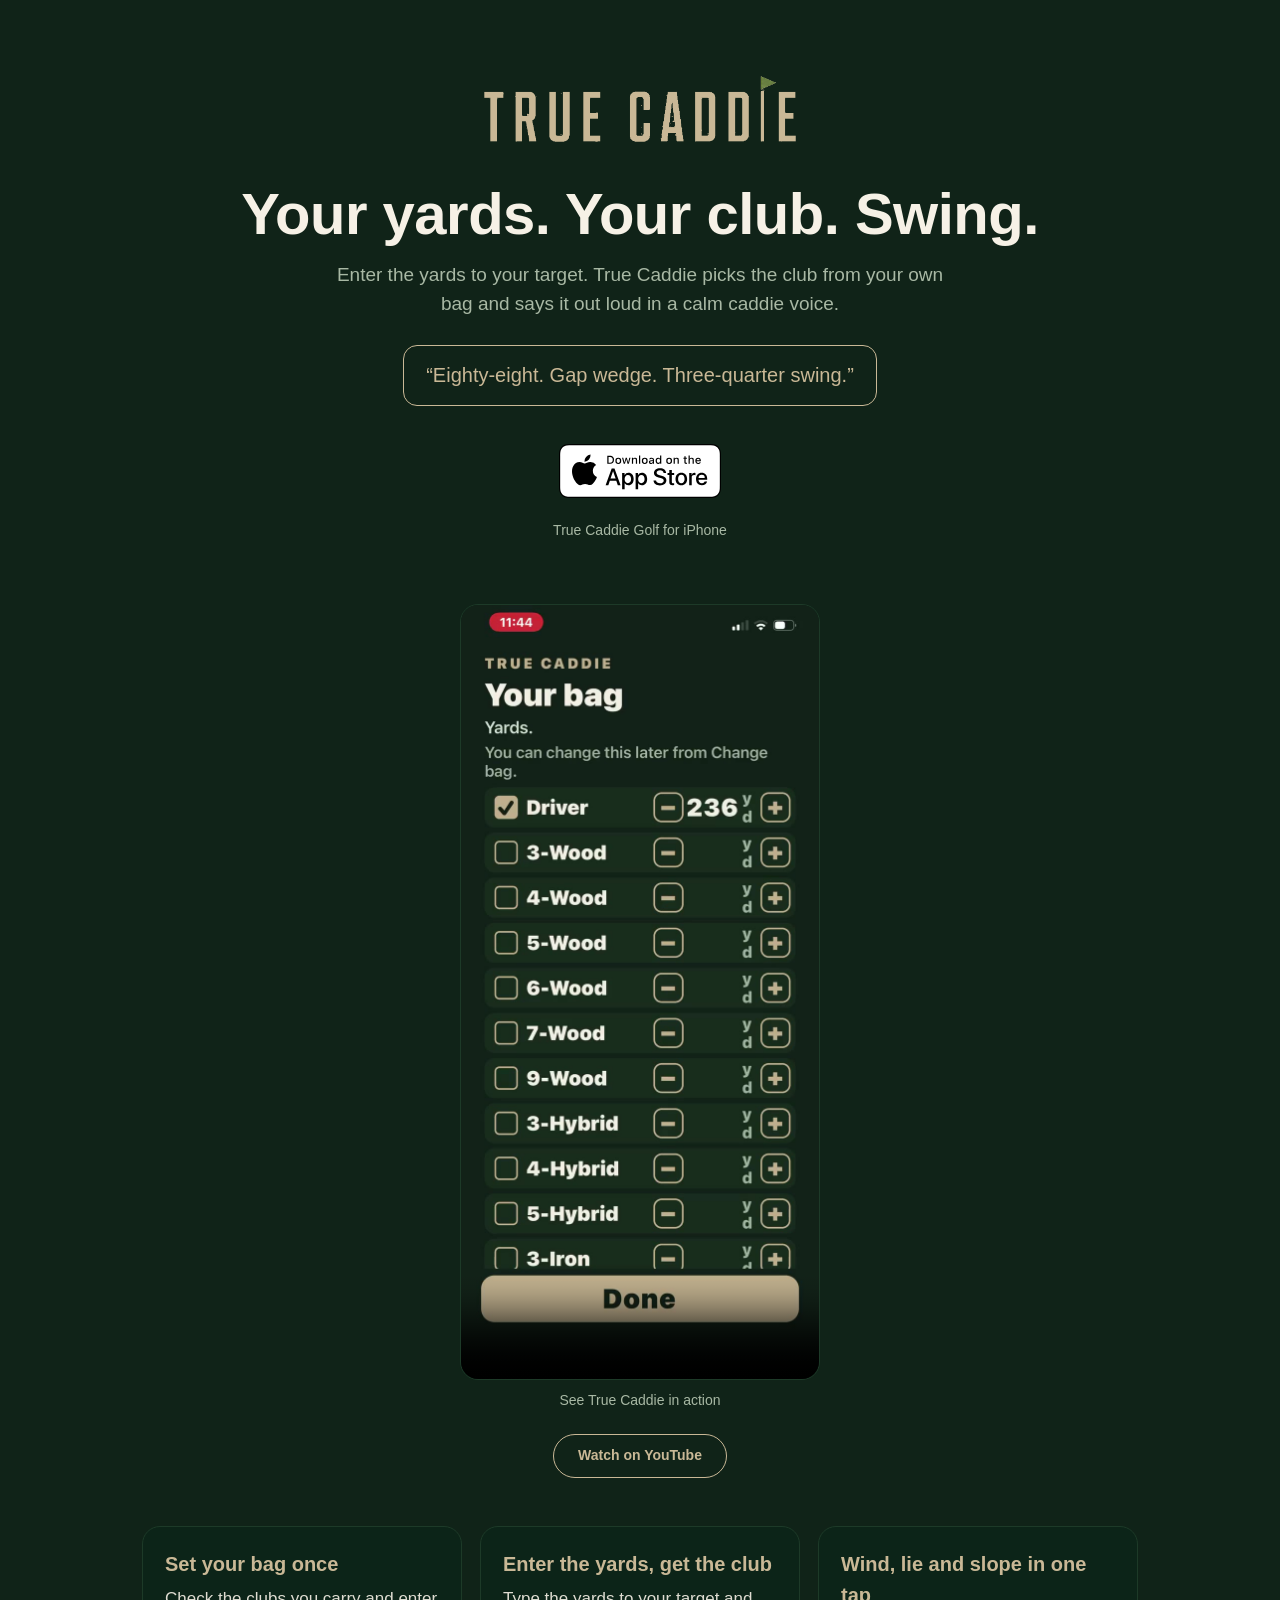
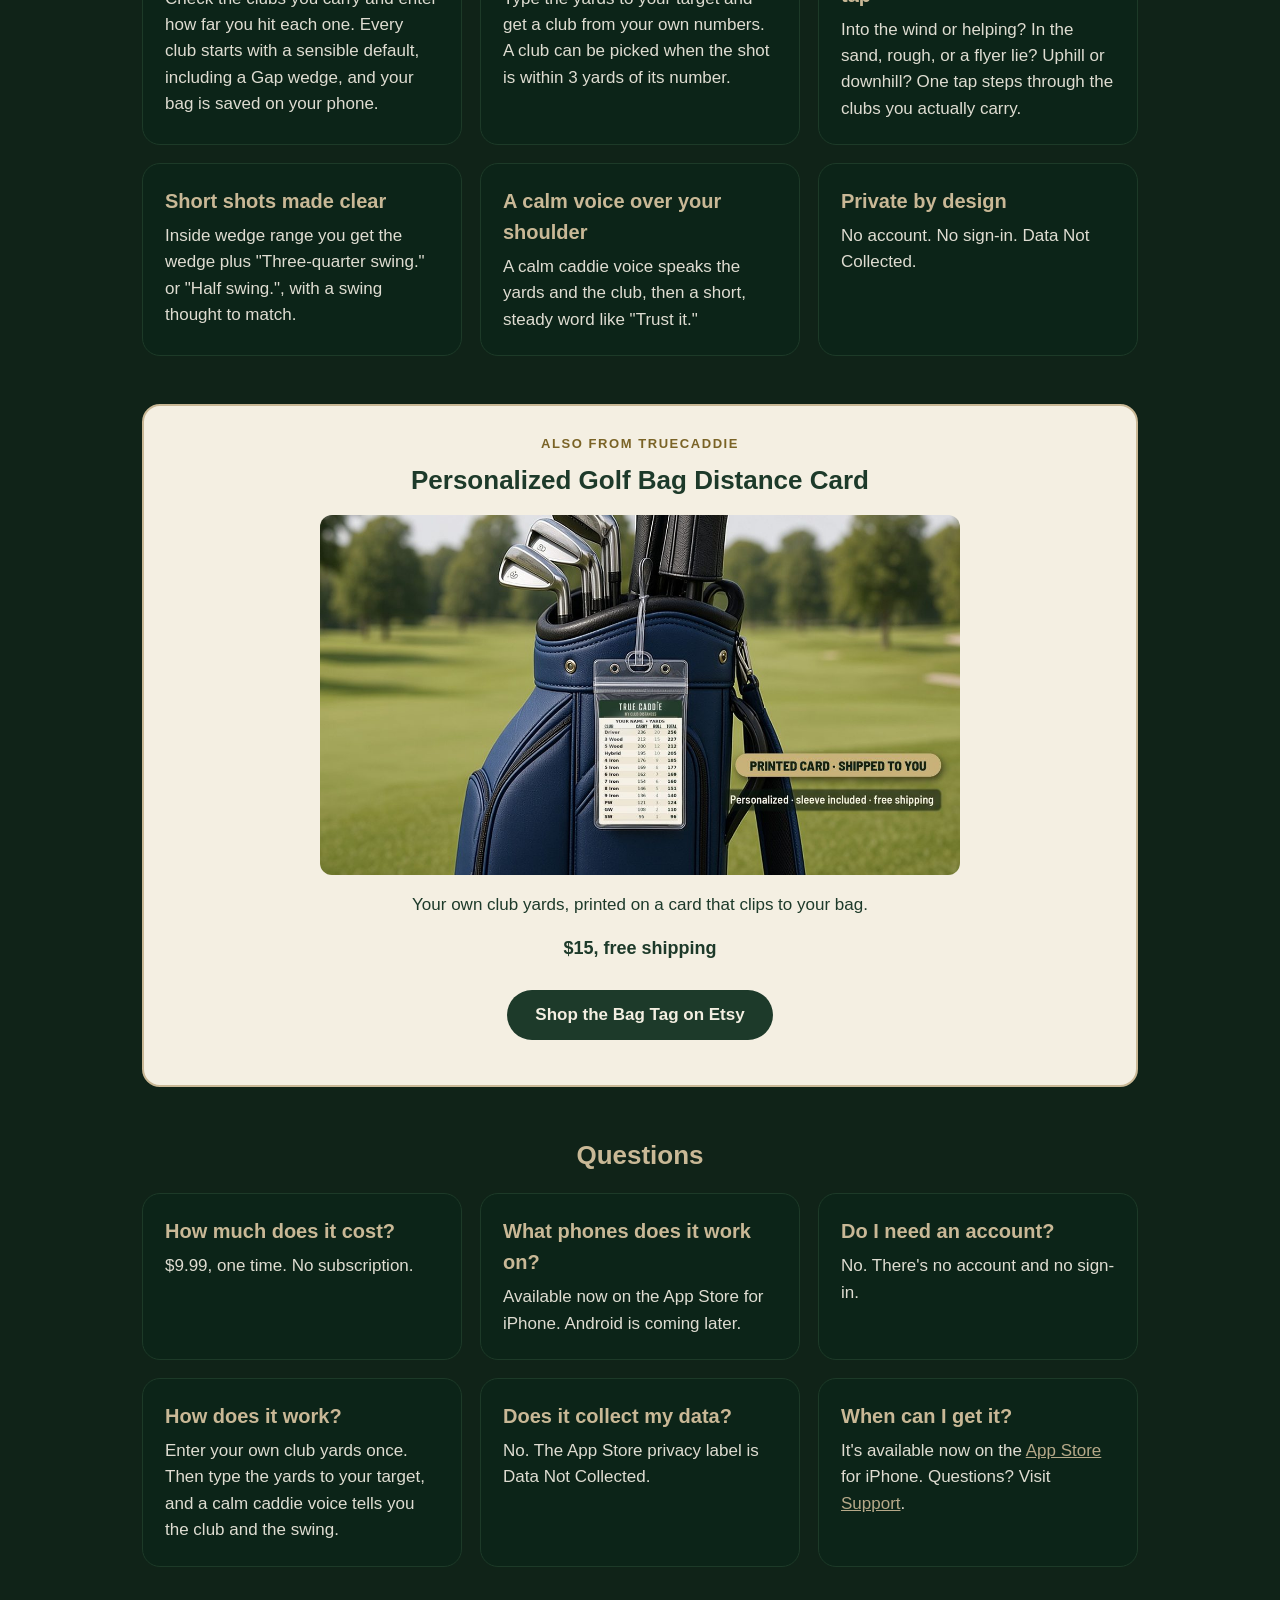
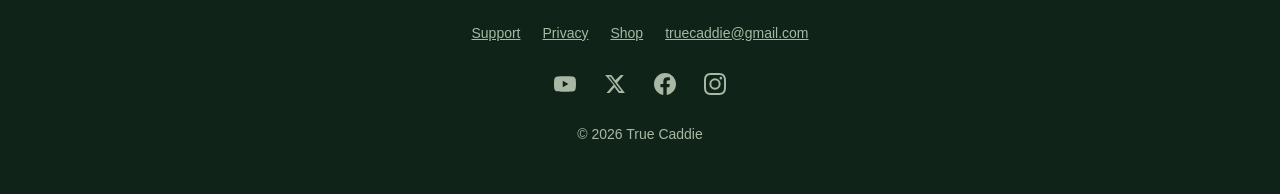
<file: index.html>
<!doctype html><html lang="en"><head><meta charset="utf-8"><meta name="viewport" content="width=device-width,initial-scale=1"><title>True Caddie Golf — Your yards. Your club. Swing.</title><meta name="description" content="True Caddie Golf for iPhone: set up your bag once, enter the yards to your target, and a calm caddie voice tells you the club from your own numbers. One-tap wind, lie and slope. No account."><link rel="canonical" href="https://truecaddieapp.com/"><meta property="og:type" content="website"><meta property="og:site_name" content="True Caddie Golf"><meta property="og:title" content="True Caddie Golf"><meta property="og:description" content="Your yards. Your club. Swing. A calm caddie voice in your pocket."><meta property="og:url" content="https://truecaddieapp.com"><meta property="og:image" content="https://truecaddieapp.com/images/og-card.png"><meta property="og:image:width" content="1200"><meta property="og:image:height" content="630"><meta property="og:image:alt" content="True Caddie Golf: Your yards. Your club. Swing."><meta name="twitter:card" content="summary_large_image"><meta name="twitter:title" content="True Caddie Golf"><meta name="twitter:description" content="Your yards. Your club. Swing. A calm caddie voice in your pocket."><meta name="twitter:image" content="https://truecaddieapp.com/images/og-card.png"><style>:root{--green:#102318;--deep:#0C2418;--cream:#F6F1E6;--gold:#C9B896;--sage:#A8B8A4}
*{box-sizing:border-box}
body{margin:0;background:var(--green);color:var(--cream);font:17px/1.55 -apple-system,BlinkMacSystemFont,"SF Pro Text","Segoe UI",Roboto,Helvetica,Arial,sans-serif}
main{max-width:1040px;margin:0 auto;padding:48px 22px}
.hero{text-align:center;padding:24px 0 48px}
.logo{width:min(320px,70vw);height:auto}
h1{font-size:clamp(34px,6vw,58px);line-height:1.1;margin:28px 0 14px;letter-spacing:-.5px}
.sub{max-width:620px;margin:0 auto 26px;color:var(--sage);font-size:19px}
.sample{display:inline-block;border:1px solid var(--gold);color:var(--gold);border-radius:14px;padding:14px 22px;font-size:20px;margin-bottom:28px}
.soon{color:var(--gold);font-weight:600;letter-spacing:.3px;margin:6px 0}
.badge{margin:10px 0 8px}.badge a{display:inline-block;line-height:0}.badge img{height:54px;width:auto}.yt-link{display:inline-block;margin-top:12px;padding:10px 24px;border-radius:999px;border:1px solid var(--gold);color:var(--gold);font-weight:700;text-decoration:none}
.tiny{color:var(--sage);font-size:14px}
.grid{display:grid;grid-template-columns:repeat(auto-fit,minmax(280px,1fr));gap:18px}
.card{background:var(--deep);border:1px solid #1d3a28;border-radius:18px;padding:22px}
.card h2{margin:0 0 6px;font-size:20px;color:var(--gold)}
.card p{margin:0;color:var(--cream);opacity:.9}
footer{display:flex;flex-direction:column;align-items:center;gap:18px;margin-top:56px;color:var(--sage);font-size:14px}
footer a{color:var(--sage)}
.footer-links{display:flex;flex-wrap:wrap;gap:16px 22px;justify-content:center;align-items:center}
.social{display:flex;flex-wrap:wrap;gap:6px;justify-content:center}
.social a{display:inline-flex;align-items:center;justify-content:center;width:44px;height:44px;color:var(--sage);border-radius:50%;text-decoration:none}
.social a:hover,.social a:focus-visible{color:var(--gold)}
.social svg{width:22px;height:22px;fill:currentColor;display:block}
.explainer{text-align:center;margin:0 0 48px}.explainer video{display:block;width:100%;max-width:360px;margin:0 auto;border-radius:18px;border:1px solid #1d3a28;background:var(--deep)}.explainer p{color:var(--sage);font-size:14px;margin:10px 0 0}
.faq{margin-top:48px}.faq>h2{text-align:center;color:var(--gold);font-size:26px;margin:0 0 18px}.faq a{color:var(--gold)}
.bagtag{margin-top:48px;padding:28px 22px;border:2px solid var(--gold);border-radius:18px;background:#f4efe2;color:#1d3a2a;text-align:center}.bagtag .eyebrow{text-transform:uppercase;letter-spacing:.12em;font-size:13px;font-weight:700;color:#7a6326;margin:0 0 6px}.bagtag h2{margin:0 0 14px;font-size:26px;color:#1d3a2a}.bagtag img{width:100%;max-width:640px;height:auto;border-radius:12px;display:block;margin:0 auto 16px}.bagtag .price{font-weight:700;font-size:18px;margin:6px 0}.bagtag .shop-btn{background:#1d3a2a;color:#f4efe2}
.shop-btn{display:inline-block;margin-top:10px;padding:12px 28px;border-radius:999px;background:var(--gold);color:var(--deep);font-weight:700;text-decoration:none}</style><link rel="icon" href="/favicon.ico?v=2" sizes="any"><link rel="icon" type="image/png" sizes="32x32" href="/favicon-32.png?v=2"><link rel="apple-touch-icon" sizes="180x180" href="/apple-touch-icon.png?v=2"></head><body><main><section class="hero"><img class="logo" src="logo-flag-wordmark.png" alt="True Caddie"><h1>Your yards. Your club. Swing.</h1><p class="sub">Enter the yards to your target. True Caddie picks the club from your own bag and says it out loud in a calm caddie voice.</p><div class="sample">“Eighty-eight. Gap wedge. Three-quarter swing.”</div><p class="badge"><a href="https://apps.apple.com/us/app/true-caddie-golf/id6811954529"><img src="images/download-on-the-app-store.svg" alt="Download on the App Store" width="160" height="54"></a></p><p class="tiny">True Caddie Golf for iPhone</p></section><section class="explainer"><video controls playsinline webkit-playsinline preload="metadata" poster="video/poster.jpg?v=2"><source src="video/true-caddie-explainer.mp4?v=2" type="video/mp4">Your browser does not support video.</video><p>See True Caddie in action</p><p><a class="yt-link" href="https://www.youtube.com/@TrueCaddieApp" target="_blank" rel="noopener">Watch on YouTube</a></p></section><section class="grid"><div class="card"><h2>Set your bag once</h2><p>Check the clubs you carry and enter how far you hit each one. Every club starts with a sensible default, including a Gap wedge, and your bag is saved on your phone.</p></div><div class="card"><h2>Enter the yards, get the club</h2><p>Type the yards to your target and get a club from your own numbers. A club can be picked when the shot is within 3 yards of its number.</p></div><div class="card"><h2>Wind, lie and slope in one tap</h2><p>Into the wind or helping? In the sand, rough, or a flyer lie? Uphill or downhill? One tap steps through the clubs you actually carry.</p></div><div class="card"><h2>Short shots made clear</h2><p>Inside wedge range you get the wedge plus "Three-quarter swing." or "Half swing.", with a swing thought to match.</p></div><div class="card"><h2>A calm voice over your shoulder</h2><p>A calm caddie voice speaks the yards and the club, then a short, steady word like "Trust it."</p></div><div class="card"><h2>Private by design</h2><p>No account. No sign-in. Data Not Collected.</p></div></section><section class="bagtag" id="bag-tag"><p class="eyebrow">Also from TrueCaddie</p><h2>Personalized Golf Bag Distance Card</h2><img src="images/bag-tag.jpg" width="1200" height="675" loading="lazy" alt="TrueCaddie personalized distance card in a clear sleeve on a golf bag, listing carry, roll and total yards for each club"><p>Your own club yards, printed on a card that clips to your bag.</p><p class="price">$15, free shipping</p><p><a class="shop-btn" href="https://www.etsy.com/shop/TrueCaddie" target="_blank" rel="noopener">Shop the Bag Tag on Etsy</a></p></section><section class="faq" id="faq"><h2>Questions</h2><div class="grid"><div class="card"><h2>How much does it cost?</h2><p>$9.99, one time. No subscription.</p></div><div class="card"><h2>What phones does it work on?</h2><p>Available now on the App Store for iPhone. Android is coming later.</p></div><div class="card"><h2>Do I need an account?</h2><p>No. There's no account and no sign-in.</p></div><div class="card"><h2>How does it work?</h2><p>Enter your own club yards once. Then type the yards to your target, and a calm caddie voice tells you the club and the swing.</p></div><div class="card"><h2>Does it collect my data?</h2><p>No. The App Store privacy label is Data Not Collected.</p></div><div class="card"><h2>When can I get it?</h2><p>It's available now on the <a href="https://apps.apple.com/us/app/true-caddie-golf/id6811954529">App Store</a> for iPhone. Questions? Visit <a href="support.html">Support</a>.</p></div></div></section><footer><nav class="footer-links" aria-label="Site"><a href="support.html">Support</a><a href="privacy.html">Privacy</a><a href="https://www.etsy.com/shop/TrueCaddie" target="_blank" rel="noopener">Shop</a><a href="mailto:truecaddie@gmail.com">truecaddie@gmail.com</a></nav><nav class="social" aria-label="True Caddie on social media"><a href="https://www.youtube.com/@TrueCaddieApp" target="_blank" rel="noopener" aria-label="True Caddie on YouTube"><svg viewBox="0 0 24 24" aria-hidden="true"><path d="M23.498 6.186a3.016 3.016 0 0 0-2.122-2.136C19.505 3.545 12 3.545 12 3.545s-7.505 0-9.377.505A3.017 3.017 0 0 0 .502 6.186C0 8.07 0 12 0 12s0 3.93.502 5.814a3.016 3.016 0 0 0 2.122 2.136c1.871.505 9.376.505 9.376.505s7.505 0 9.377-.505a3.015 3.015 0 0 0 2.122-2.136C24 15.93 24 12 24 12s0-3.93-.502-5.814zM9.545 15.568V8.432L15.818 12l-6.273 3.568z"/></svg></a><a href="https://x.com/TrueCaddieApp" target="_blank" rel="noopener" aria-label="True Caddie on X"><svg viewBox="0 0 24 24" aria-hidden="true"><path d="M18.244 2.25h3.308l-7.227 8.26 8.502 11.24H16.17l-4.714-6.231-5.401 6.231H2.744l7.725-8.835L1.254 2.25H8.08l4.253 5.622L18.244 2.25zm-1.161 17.52h1.833L7.084 4.126H5.117L17.083 19.77z"/></svg></a><a href="https://www.facebook.com/profile.php?id=61596541800644" target="_blank" rel="noopener" aria-label="True Caddie on Facebook"><svg viewBox="0 0 24 24" aria-hidden="true"><path d="M24 12.073C24 5.405 18.627 0 12 0S0 5.405 0 12.073C0 18.1 4.388 23.094 10.125 24v-8.437H7.078v-3.49h3.047v-2.66c0-3.025 1.792-4.697 4.533-4.697 1.312 0 2.686.236 2.686.236v2.97h-1.514c-1.491 0-1.956.93-1.956 1.886v2.265h3.328l-.532 3.49h-2.796V24C19.612 23.094 24 18.1 24 12.073z"/></svg></a><a href="https://www.instagram.com/truecaddiegolf" target="_blank" rel="noopener" aria-label="True Caddie on Instagram"><svg viewBox="0 0 24 24" aria-hidden="true"><path d="M12 2.163c3.204 0 3.584.012 4.85.07 3.252.148 4.771 1.691 4.919 4.919.058 1.265.069 1.645.069 4.849 0 3.205-.012 3.584-.069 4.849-.149 3.225-1.664 4.771-4.919 4.919-1.266.058-1.644.07-4.85.07-3.204 0-3.584-.012-4.849-.07-3.26-.149-4.771-1.699-4.919-4.92-.058-1.265-.07-1.644-.07-4.849 0-3.204.013-3.583.07-4.849.149-3.227 1.664-4.771 4.919-4.919 1.266-.057 1.645-.069 4.849-.069zM12 0C8.741 0 8.333.014 7.053.072 2.695.272.273 2.69.073 7.052.014 8.333 0 8.741 0 12c0 3.259.014 3.668.072 4.948.2 4.358 2.618 6.78 6.98 6.98C8.333 23.986 8.741 24 12 24c3.259 0 3.668-.014 4.948-.072 4.354-.2 6.782-2.618 6.979-6.98.059-1.28.073-1.689.073-4.948 0-3.259-.014-3.667-.072-4.947-.196-4.354-2.617-6.78-6.979-6.98C15.668.014 15.259 0 12 0zm0 5.838a6.162 6.162 0 100 12.324 6.162 6.162 0 000-12.324zM12 16a4 4 0 110-8 4 4 0 010 8zm6.406-11.845a1.44 1.44 0 100 2.881 1.44 1.44 0 000-2.881z"/></svg></a></nav><span>© 2026 True Caddie</span></footer></main></body></html>
</file>
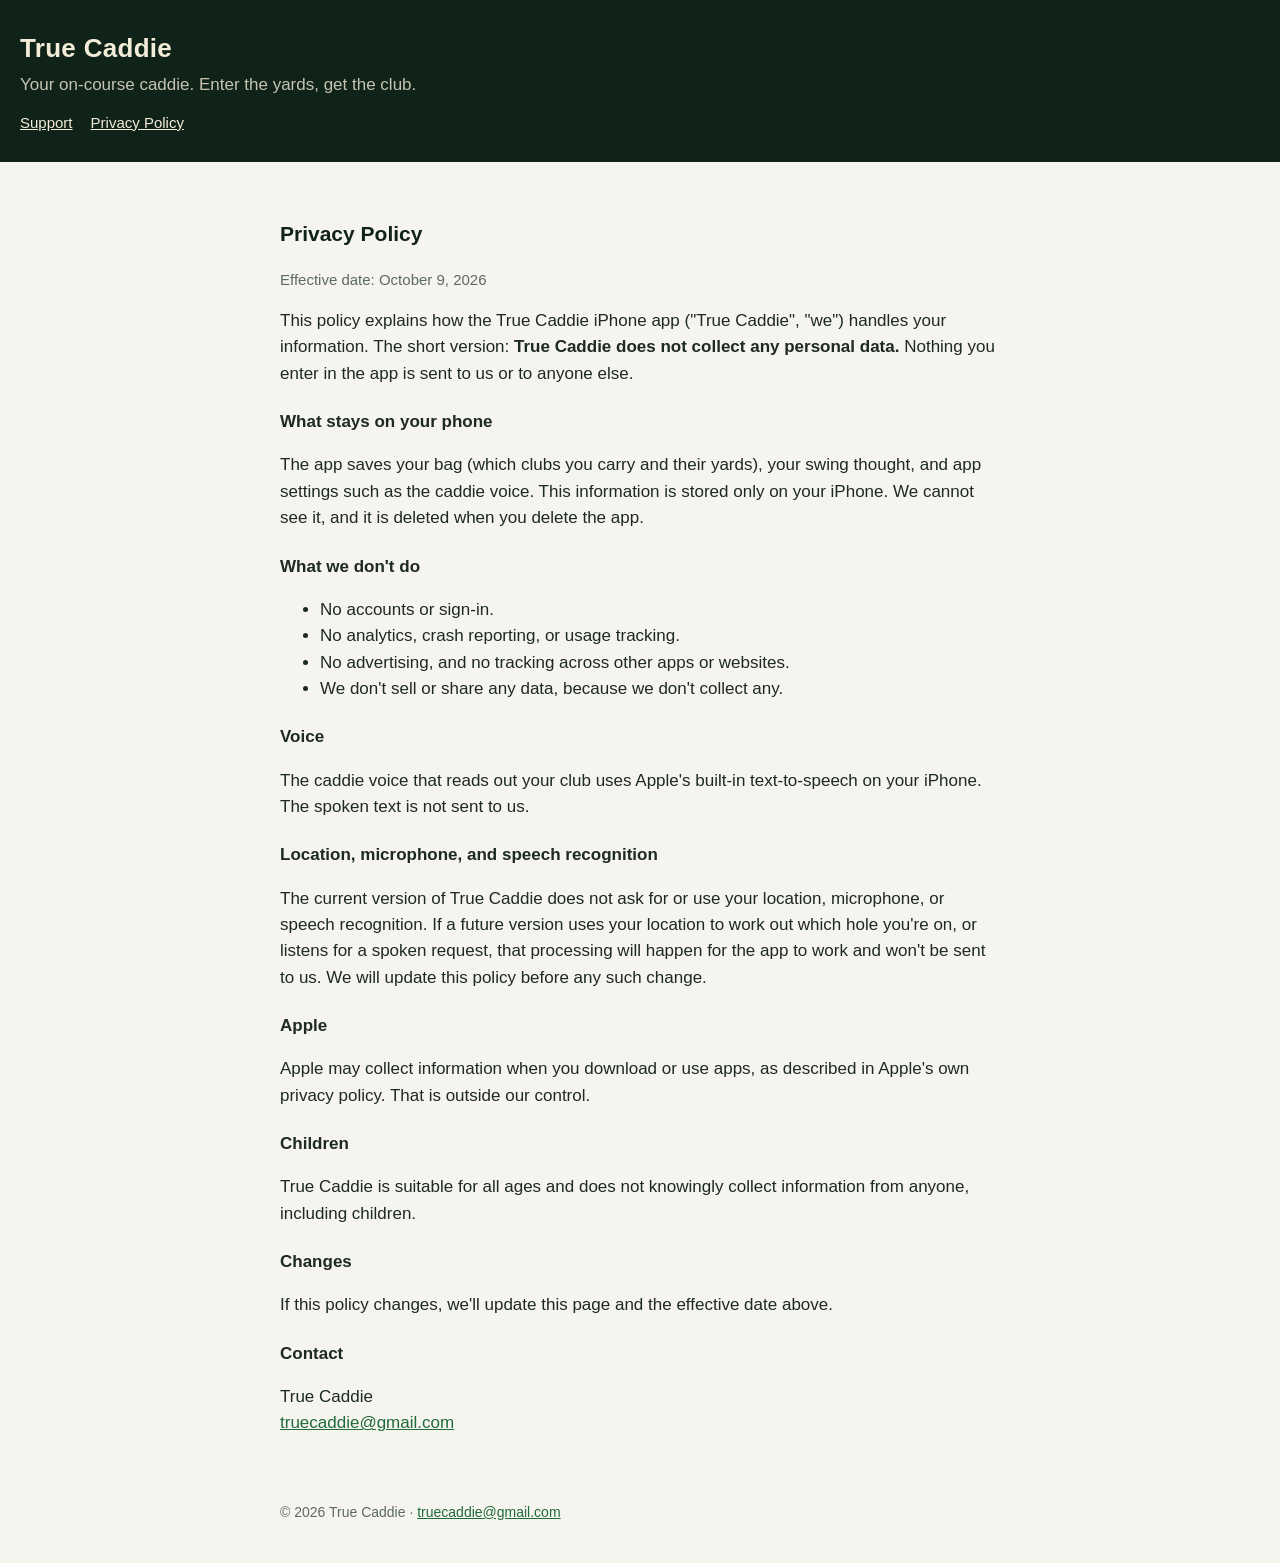
<file: privacy.html>
<!doctype html>
<html lang="en">
<head>
<meta charset="utf-8">
<meta name="viewport" content="width=device-width, initial-scale=1">
<title>True Caddie Privacy Policy</title>
<link rel="stylesheet" href="style.css">
<link rel="icon" href="/favicon.ico?v=2" sizes="any"><link rel="icon" type="image/png" sizes="32x32" href="/favicon-32.png?v=2"><link rel="apple-touch-icon" sizes="180x180" href="/apple-touch-icon.png?v=2"></head>
<body>
<header>
  <h1><a href="./">True Caddie</a></h1>
  <p>Your on-course caddie. Enter the yards, get the club.</p>
  <nav><a href="support.html">Support</a><a href="privacy.html">Privacy Policy</a></nav>
</header>
<main>
<h2>Privacy Policy</h2>
<p class="muted">Effective date: October 9, 2026</p>

<p>This policy explains how the True Caddie iPhone app ("True Caddie", "we") handles your information. The short version: <strong>True Caddie does not collect any personal data.</strong> Nothing you enter in the app is sent to us or to anyone else.</p>

<h3>What stays on your phone</h3>
<p>The app saves your bag (which clubs you carry and their yards), your swing thought, and app settings such as the caddie voice. This information is stored only on your iPhone. We cannot see it, and it is deleted when you delete the app.</p>

<h3>What we don't do</h3>
<ul>
  <li>No accounts or sign-in.</li>
  <li>No analytics, crash reporting, or usage tracking.</li>
  <li>No advertising, and no tracking across other apps or websites.</li>
  <li>We don't sell or share any data, because we don't collect any.</li>
</ul>

<h3>Voice</h3>
<p>The caddie voice that reads out your club uses Apple's built-in text-to-speech on your iPhone. The spoken text is not sent to us.</p>

<h3>Location, microphone, and speech recognition</h3>
<p>The current version of True Caddie does not ask for or use your location, microphone, or speech recognition. If a future version uses your location to work out which hole you're on, or listens for a spoken request, that processing will happen for the app to work and won't be sent to us. We will update this policy before any such change.</p>

<h3>Apple</h3>
<p>Apple may collect information when you download or use apps, as described in Apple's own privacy policy. That is outside our control.</p>

<h3>Children</h3>
<p>True Caddie is suitable for all ages and does not knowingly collect information from anyone, including children.</p>

<h3>Changes</h3>
<p>If this policy changes, we'll update this page and the effective date above.</p>

<h3>Contact</h3>
<p>True Caddie<br><a href="mailto:truecaddie@gmail.com">truecaddie@gmail.com</a></p>
</main>
<footer>&copy; 2026 True Caddie &middot; <a href="mailto:truecaddie@gmail.com">truecaddie@gmail.com</a></footer>
</body>
</html>
</file>
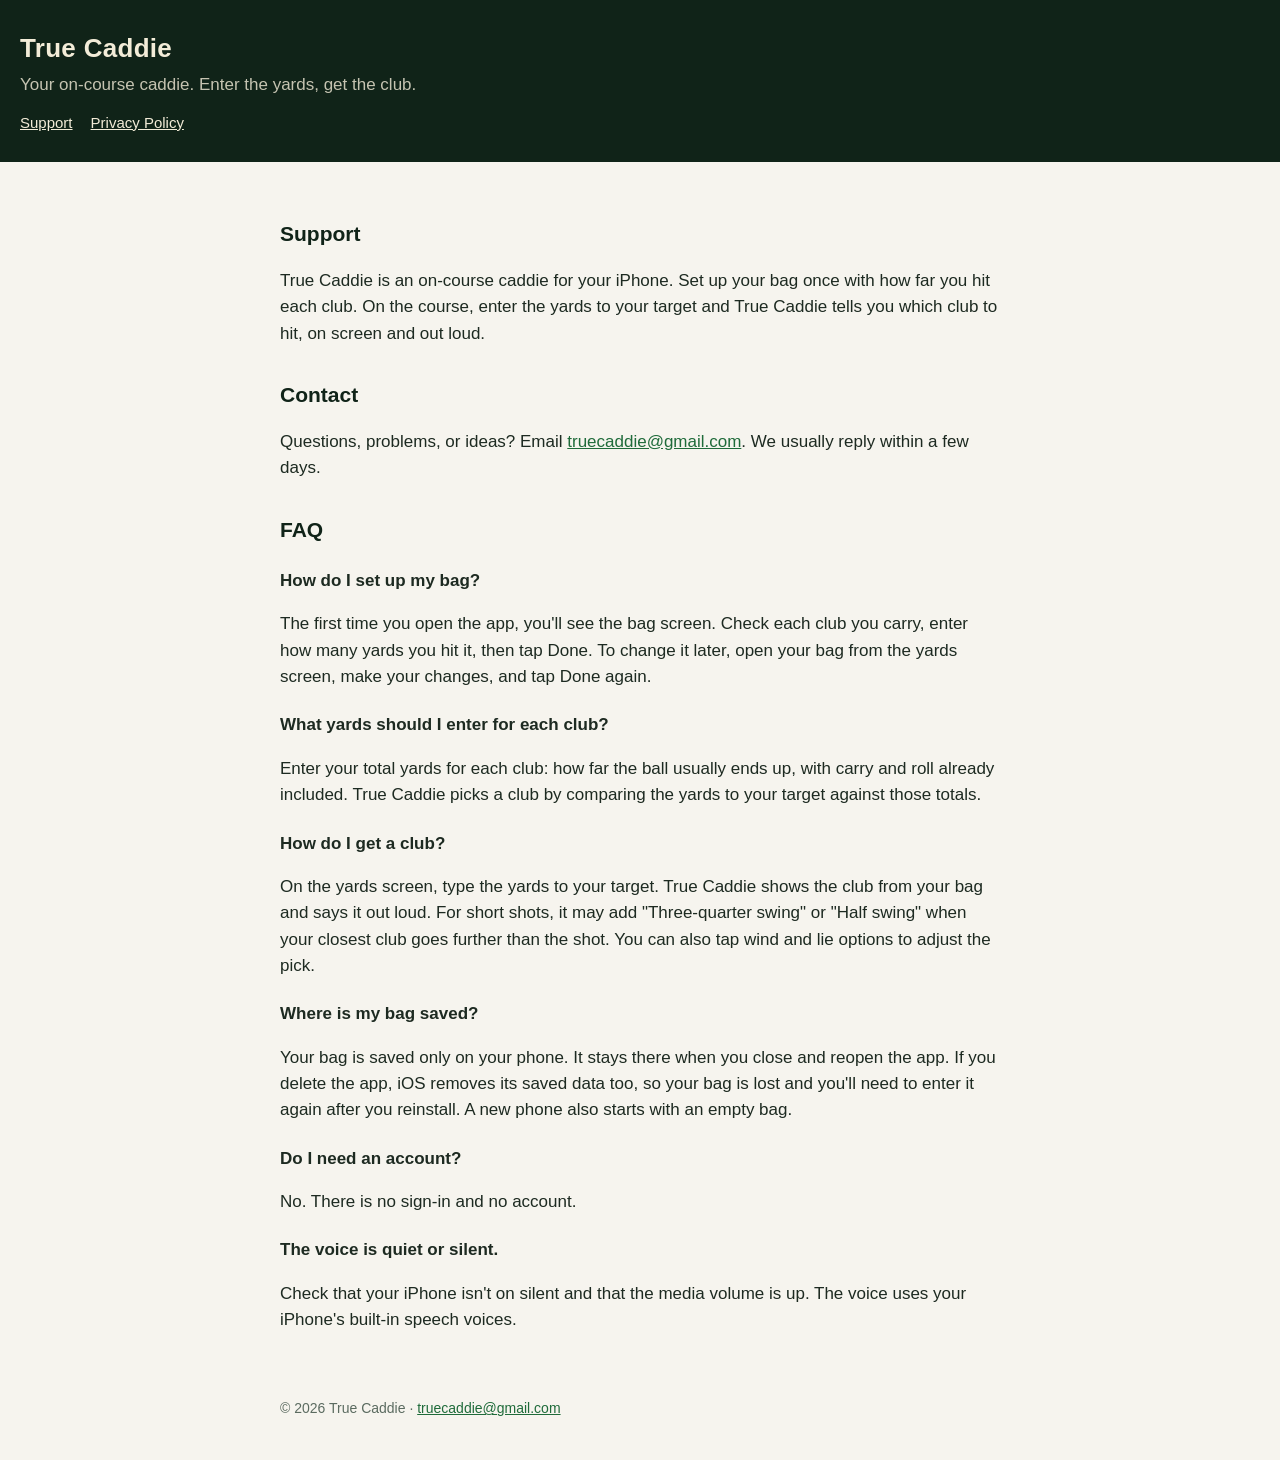
<file: support.html>
<!doctype html>
<html lang="en">
<head>
<meta charset="utf-8">
<meta name="viewport" content="width=device-width, initial-scale=1">
<title>True Caddie Support</title>
<link rel="stylesheet" href="style.css">
<link rel="icon" href="/favicon.ico?v=2" sizes="any"><link rel="icon" type="image/png" sizes="32x32" href="/favicon-32.png?v=2"><link rel="apple-touch-icon" sizes="180x180" href="/apple-touch-icon.png?v=2"></head>
<body>
<header>
  <h1><a href="./">True Caddie</a></h1>
  <p>Your on-course caddie. Enter the yards, get the club.</p>
  <nav><a href="support.html">Support</a><a href="privacy.html">Privacy Policy</a></nav>
</header>
<main>
<h2>Support</h2>
<p>True Caddie is an on-course caddie for your iPhone. Set up your bag once with how far you hit each club. On the course, enter the yards to your target and True Caddie tells you which club to hit, on screen and out loud.</p>

<h2>Contact</h2>
<p>Questions, problems, or ideas? Email <a href="mailto:truecaddie@gmail.com">truecaddie@gmail.com</a>. We usually reply within a few days.</p>

<h2>FAQ</h2>

<h3>How do I set up my bag?</h3>
<p>The first time you open the app, you'll see the bag screen. Check each club you carry, enter how many yards you hit it, then tap Done. To change it later, open your bag from the yards screen, make your changes, and tap Done again.</p>

<h3>What yards should I enter for each club?</h3>
<p>Enter your total yards for each club: how far the ball usually ends up, with carry and roll already included. True Caddie picks a club by comparing the yards to your target against those totals.</p>

<h3>How do I get a club?</h3>
<p>On the yards screen, type the yards to your target. True Caddie shows the club from your bag and says it out loud. For short shots, it may add "Three-quarter swing" or "Half swing" when your closest club goes further than the shot. You can also tap wind and lie options to adjust the pick.</p>

<h3>Where is my bag saved?</h3>
<p>Your bag is saved only on your phone. It stays there when you close and reopen the app. If you delete the app, iOS removes its saved data too, so your bag is lost and you'll need to enter it again after you reinstall. A new phone also starts with an empty bag.</p>

<h3>Do I need an account?</h3>
<p>No. There is no sign-in and no account.</p>

<h3>The voice is quiet or silent.</h3>
<p>Check that your iPhone isn't on silent and that the media volume is up. The voice uses your iPhone's built-in speech voices.</p>
</main>
<footer>&copy; 2026 True Caddie &middot; <a href="mailto:truecaddie@gmail.com">truecaddie@gmail.com</a></footer>
</body>
</html>
</file>
<file: style.css>
:root { color-scheme: light dark; }
body { margin: 0; font: 17px/1.55 -apple-system, BlinkMacSystemFont, "Segoe UI", Roboto, Helvetica, Arial, sans-serif; background: #f6f4ee; color: #1d2a21; }
header { background: #102318; color: #f3ecd8; padding: 28px 20px; }
header a { color: #f3ecd8; text-decoration: none; }
header h1 { margin: 0; font-size: 26px; letter-spacing: .3px; }
header p { margin: 4px 0 0; opacity: .8; }
nav { margin-top: 12px; font-size: 15px; }
nav a { margin-right: 18px; text-decoration: underline; }
main { max-width: 720px; margin: 0 auto; padding: 24px 20px 48px; }
h2 { font-size: 21px; margin-top: 32px; color: #102318; }
h3 { font-size: 17px; margin: 22px 0 4px; }
a { color: #1f6b3a; }
.muted { color: #5b6b60; font-size: 15px; }
footer { max-width: 720px; margin: 0 auto; padding: 0 20px 40px; color: #5b6b60; font-size: 14px; }
@media (prefers-color-scheme: dark) {
  body { background: #0c1a12; color: #e9e3d2; }
  h2 { color: #f3ecd8; } a { color: #8fd3a6; } .muted, footer { color: #a3b1a7; }
}
</file>
